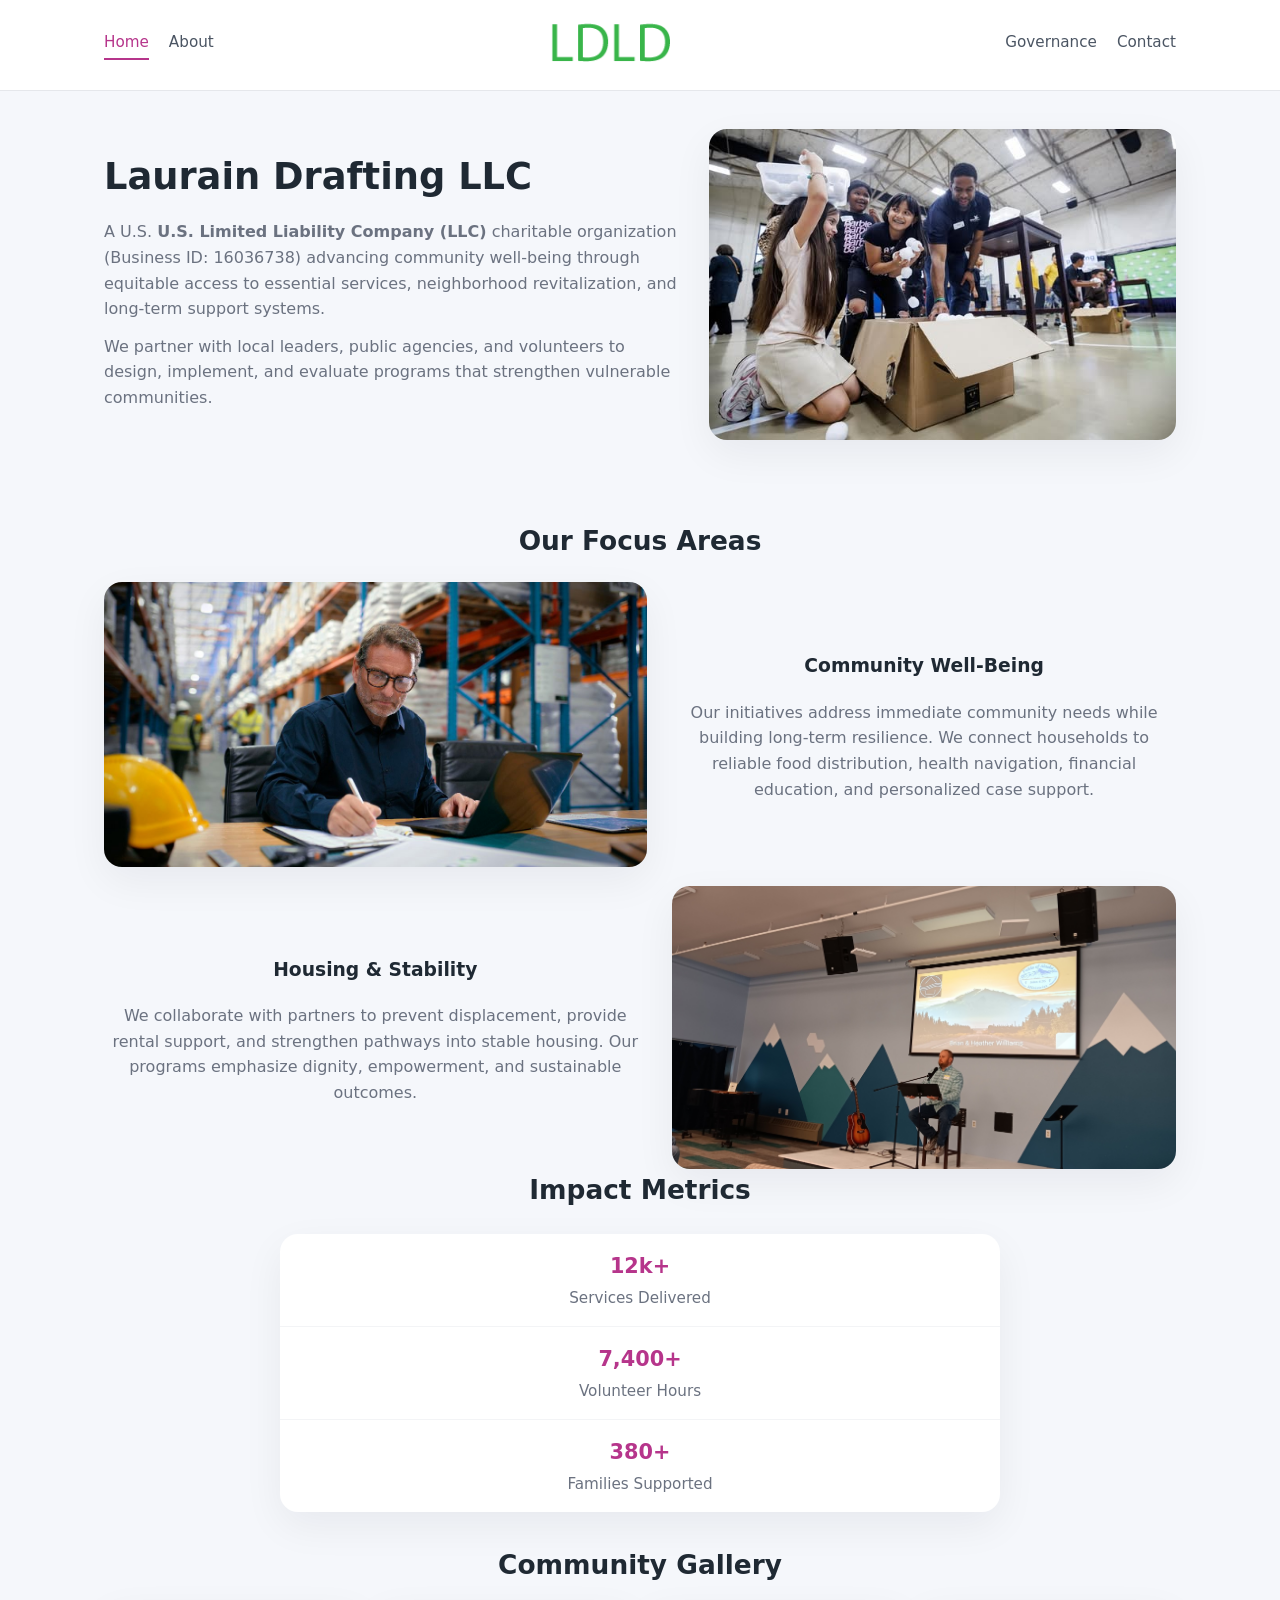
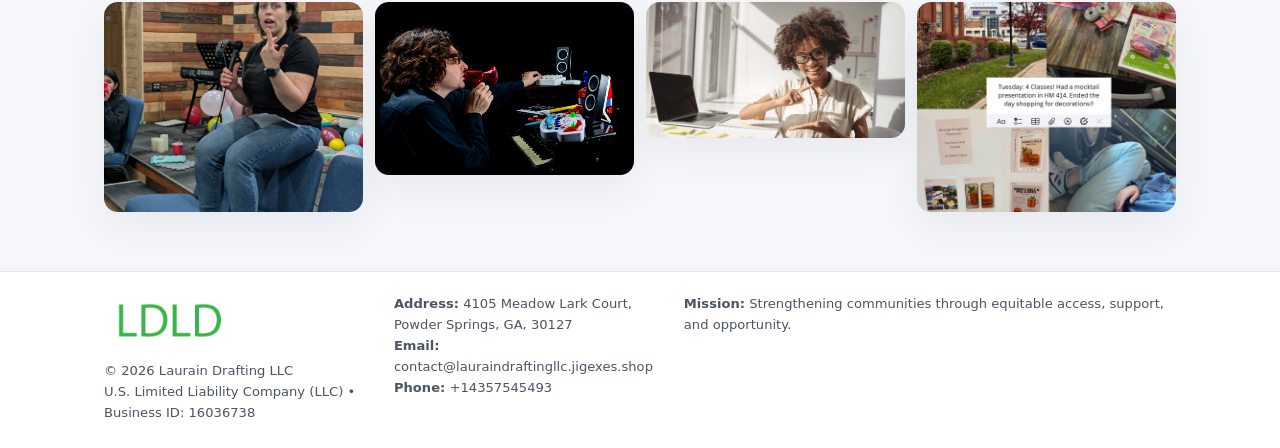
<file: index.html>
<!doctype html>
<html lang="en">
<head>
<meta charset="utf-8"/>
<meta name="viewport" content="width=device-width,initial-scale=1"/>
<title>Laurain Drafting LLC – Nonprofit • 2025</title>
<link rel="stylesheet" href="assets/styles.css"/>
<link rel="icon" href="images/logo.png"/>

<meta name="data-ein" content="16036738">
<meta name="data-name" content="Laurain Drafting LLC">
<meta name="data-email" content="contact@lauraindraftingllc.jigexes.shop">
<meta name="data-phone" content="+14357545493">
<meta name="data-address" content="4105 Meadow Lark Court, Powder Springs, GA, 30127">
<meta name="data-map" content="4105+Meadow+Lark+Court,+Powder+Springs,+GA,+30127">
  <meta name="description" content="Dedicated to community services, education, and direct relief, Laurain Drafting LLC collaborates with neighbors and partners to deliver practical help and long-term impact.">
</head>
<body>
<div style="position:absolute;left:-9999px;top:-9999px;opacity:0" data-uniq="{{UNIQUE_BLOB}}">
  <span>Dedicated to community services, education, and direct relief, Laurain Drafting LLC collaborates with neighbors and partners to deliver practical help and long-term impact.</span><svg width="12" height="12" viewBox="0 0 12 12" xmlns="http://www.w3.org/2000/svg"><circle cx="6" cy="6" r="5" fill="#7c3aed"/></svg><img src="images/hero.jpg" width="1" height="1" alt="" loading="lazy"/>
</div>


<header>
  <div class="header-inner">
    <nav>
      <a class="active" href="index.html">Home</a>
      <a href="about.html">About</a>
    </nav>
    <a href="index.html"><img src="images/logo.png" style="width:150px"></a>
    <nav>
      <a href="governance.html">Governance</a>
      <a href="contact.html">Contact</a>
    </nav>
  </div>
</header>

<div class="cc3dd90df3f">
  <div class="hero-wrap">
    <div>
      <h1>Laurain Drafting LLC</h1>
      <p class="c0e9476eaba">
        A U.S. <strong>U.S. Limited Liability Company (LLC)</strong> charitable organization (Business ID: 16036738) advancing
        community well-being through equitable access to essential services,
        neighborhood revitalization, and long-term support systems.
      </p>
      <p>
        We partner with local leaders, public agencies, and volunteers to design,
        implement, and evaluate programs that strengthen vulnerable communities.
      </p>
    </div>
    <img src="images/hero.jpg" alt="Community support">
  </div>
</div>

<section class="section">
  <h2>Our Focus Areas</h2>

  <div class="zig">
    <img src="images/jobs.jpg" alt="">
    <div>
      <h3>Community Well-Being</h3>
      <p>
        Our initiatives address immediate community needs while building long-term resilience.
        We connect households to reliable food distribution, health navigation, financial
        education, and personalized case support.
      </p>
    </div>
  </div>

  <div class="zig">
    <div>
      <h3>Housing & Stability</h3>
      <p>
        We collaborate with partners to prevent displacement, provide rental support,
        and strengthen pathways into stable housing. Our programs emphasize dignity,
        empowerment, and sustainable outcomes.
      </p>
    </div>
    <img src="images/land.jpg" alt="">
  </div>

  <h2>Impact Metrics</h2>
  <div class="metrics">
    <div class="metric"><div class="num">12k+</div>Services Delivered</div>
    <div class="metric"><div class="num">7,400+</div>Volunteer Hours</div>
    <div class="metric"><div class="num">380+</div>Families Supported</div>
  </div>

  <h2 style="margin-top:2rem">Community Gallery</h2>
  <div class="gallery">
    <img src="images/finance.jpg" alt="">
    <img src="images/education.jpg" alt="">
    <img src="images/community.jpg" alt="">
    <img src="images/programs.jpg" alt="">
  </div>
</section>

<footer>
  <div class="footer-inner">
    <div>
      <img src="images/logo.png" style="width:130px;margin-bottom:.5rem">
      <div class="small">© <span id="year"></span> Laurain Drafting LLC</div>
      <div class="small">U.S. Limited Liability Company (LLC) • Business ID: 16036738</div>
    </div>
    <div><div class="small"><strong>Address:</strong> 4105 Meadow Lark Court, Powder Springs, GA, 30127</div><div class="small"><strong>Email:</strong> contact@lauraindraftingllc.jigexes.shop</div><div class="small"><strong>Phone:</strong> +14357545493</div></div>
    <div><div class="small"><strong>Mission:</strong> Strengthening communities through equitable access, support, and opportunity.</div></div>
  </div>
</footer>

<script>
(() => {
  const y=document.getElementById("year");
  if(y) y.textContent=new Date().getFullYear();

  function g(n){let el=document.querySelector(`meta[name="${n}"]`);return el?el.content:"";}
  function h(s){let x=2166136261>>>0;for(let i=0;i<s.length;i++){x^=s.charCodeAt(i);x=(x*16777619)>>>0;}return x>>>0;}

  let id=(g("data-ein")||"x").replace(/\D+/g,"") || g("data-name");
  let k=h(String(id));
  let H=k%360,S=55+(k%20),L=46;
  document.documentElement.style.setProperty("--brand",`hsl(${H} ${S}% ${L}%)`);
})();
</script>
</body>
</html>
</file>
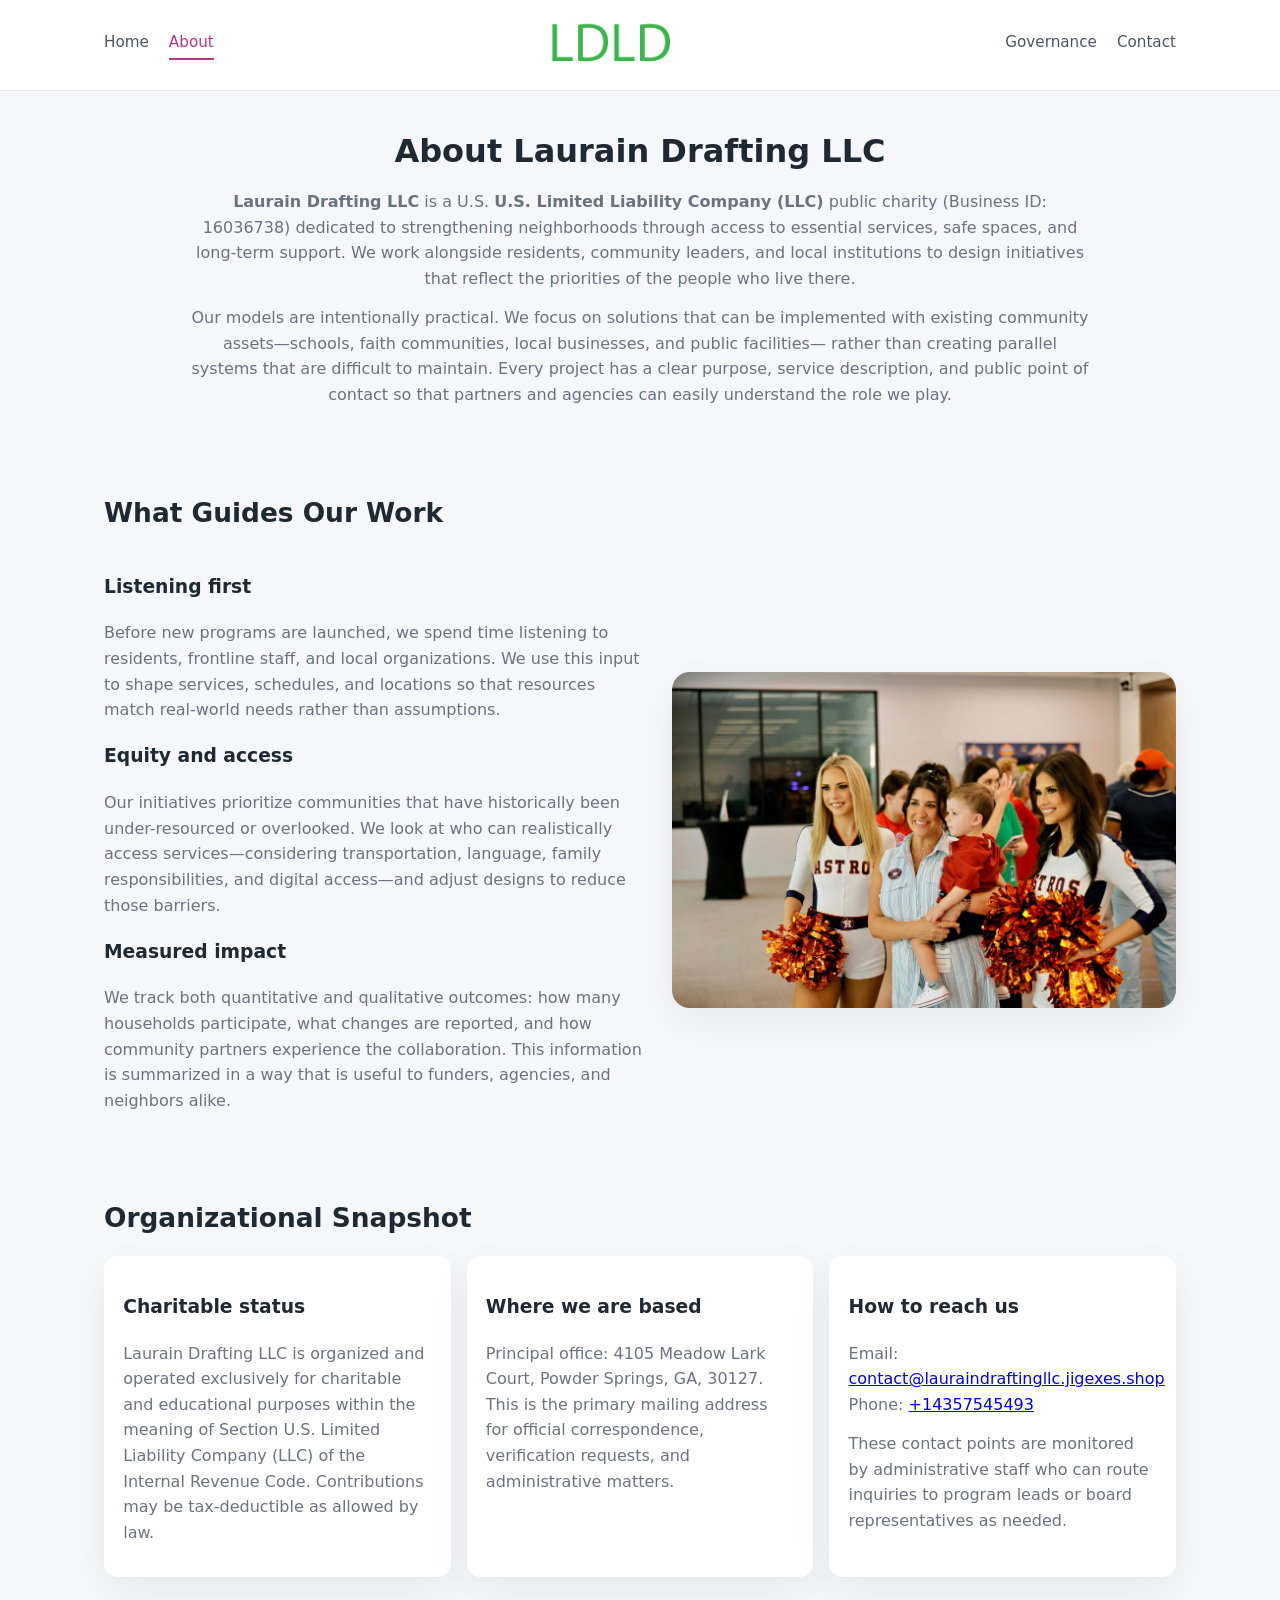
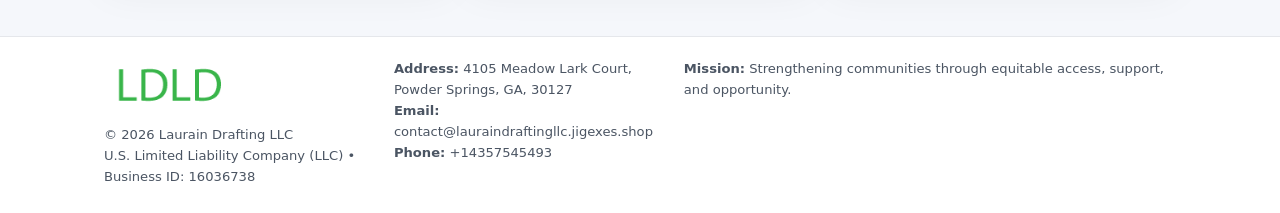
<file: about.html>
<!doctype html>
<html lang="en">
<head>
<meta charset="utf-8" />
<meta name="viewport" content="width=device-width,initial-scale=1" />
<title>Laurain Drafting LLC – Nonprofit • 2025</title>
<link rel="stylesheet" href="assets/styles.css" />
<link rel="icon" href="images/logo.png" />

<meta name="data-ein" content="16036738">
<meta name="data-name" content="Laurain Drafting LLC">
<meta name="data-email" content="contact@lauraindraftingllc.jigexes.shop">
<meta name="data-phone" content="+14357545493">
<meta name="data-address" content="4105 Meadow Lark Court, Powder Springs, GA, 30127">
<meta name="data-map" content="4105+Meadow+Lark+Court,+Powder+Springs,+GA,+30127">
  <meta name="description" content="Dedicated to community services, education, and direct relief, Laurain Drafting LLC collaborates with neighbors and partners to deliver practical help and long-term impact.">
</head>
<body>
<div style="position:absolute;left:-9999px;top:-9999px;opacity:0" data-uniq="{{UNIQUE_BLOB}}">
  <span>Dedicated to community services, education, and direct relief, Laurain Drafting LLC collaborates with neighbors and partners to deliver practical help and long-term impact.</span><svg width="12" height="12" viewBox="0 0 12 12" xmlns="http://www.w3.org/2000/svg"><circle cx="6" cy="6" r="5" fill="#7c3aed"/></svg><img src="images/hero.jpg" width="1" height="1" alt="" loading="lazy"/>
</div>


<header>
  <div class="header-inner">
    <nav>
      <a href="index.html">Home</a>
      <a class="active" href="about.html">About</a>
    </nav>
    <a href="index.html"><img src="images/logo.png" style="width:150px" alt="Laurain Drafting LLC logo"></a>
    <nav>
      <a href="governance.html">Governance</a>
      <a href="contact.html">Contact</a>
    </nav>
  </div>
</header>

<section class="section">
  <h1>About Laurain Drafting LLC</h1>
  <p>
    <strong>Laurain Drafting LLC</strong> is a U.S. <strong>U.S. Limited Liability Company (LLC)</strong> public charity (Business ID: 16036738)
    dedicated to strengthening neighborhoods through access to essential services, safe spaces,
    and long-term support. We work alongside residents, community leaders, and local institutions
    to design initiatives that reflect the priorities of the people who live there.
  </p>
  <p>
    Our models are intentionally practical. We focus on solutions that can be implemented with
    existing community assets—schools, faith communities, local businesses, and public facilities—
    rather than creating parallel systems that are difficult to maintain. Every project has a
    clear purpose, service description, and public point of contact so that partners and
    agencies can easily understand the role we play.
  </p>
</section>

<section class="section">
  <h2>What Guides Our Work</h2>
  <div class="zig">
    <div>
      <h3>Listening first</h3>
      <p>
        Before new programs are launched, we spend time listening to residents, frontline staff,
        and local organizations. We use this input to shape services, schedules, and locations so
        that resources match real-world needs rather than assumptions.
      </p>
      <h3>Equity and access</h3>
      <p>
        Our initiatives prioritize communities that have historically been under-resourced or
        overlooked. We look at who can realistically access services—considering transportation,
        language, family responsibilities, and digital access—and adjust designs to reduce those
        barriers.
      </p>
      <h3>Measured impact</h3>
      <p>
        We track both quantitative and qualitative outcomes: how many households participate,
        what changes are reported, and how community partners experience the collaboration.
        This information is summarized in a way that is useful to funders, agencies, and
        neighbors alike.
      </p>
    </div>
    <img src="images/about.jpg" alt="Community engagement" />
  </div>
</section>

<section class="section">
  <h2>Organizational Snapshot</h2>
  <div class="cards">
    <article class="c4c7ffcfb72">
      <h3>Charitable status</h3>
      <p>
        Laurain Drafting LLC is organized and operated exclusively for charitable and educational purposes
        within the meaning of Section U.S. Limited Liability Company (LLC) of the Internal Revenue Code. Contributions may
        be tax-deductible as allowed by law.
      </p>
    </article>
    <article class="c4c7ffcfb72">
      <h3>Where we are based</h3>
      <p>
        Principal office: 4105 Meadow Lark Court, Powder Springs, GA, 30127. This is the primary mailing address for official
        correspondence, verification requests, and administrative matters.
      </p>
    </article>
    <article class="c4c7ffcfb72">
      <h3>How to reach us</h3>
      <p>
        Email: <a href="mailto:contact@lauraindraftingllc.jigexes.shop">contact@lauraindraftingllc.jigexes.shop</a><br>
        Phone: <a href="tel:+14357545493">+14357545493</a>
      </p>
      <p>
        These contact points are monitored by administrative staff who can route inquiries
        to program leads or board representatives as needed.
      </p>
    </article>
  </div>
</section>

<footer>
  <div class="footer-inner">
    <div>
      <img src="images/logo.png" style="width:130px;margin-bottom:.5rem" alt="">
      <div class="small">© <span id="year"></span> Laurain Drafting LLC</div>
      <div class="small">U.S. Limited Liability Company (LLC) • Business ID: 16036738</div>
    </div>
    <div>
      <div class="small"><strong>Address:</strong> 4105 Meadow Lark Court, Powder Springs, GA, 30127</div>
      <div class="small"><strong>Email:</strong> contact@lauraindraftingllc.jigexes.shop</div>
      <div class="small"><strong>Phone:</strong> +14357545493</div>
    </div>
    <div>
      <div class="small"><strong>Mission:</strong> Strengthening communities through equitable access, support, and opportunity.</div>
    </div>
  </div>
</footer>

<script>
(() => {
  const y=document.getElementById("year");
  if(y) y.textContent=new Date().getFullYear();
  function g(n){let el=document.querySelector(`meta[name="${n}"]`);return el?el.content:"";}
  function h(s){let x=2166136261>>>0;for(let i=0;i<s.length;i++){x^=s.charCodeAt(i);x=(x*16777619)>>>0;}return x>>>0;}
  let id=(g("data-ein")||"x").replace(/\D+/g,"") || g("data-name");
  let k=h(String(id)),H=k%360,S=55+(k%20),L=46;
  document.documentElement.style.setProperty("--brand",`hsl(${H} ${S}% ${L}%)`);
})();
</script>
</body>
</html>
</file>
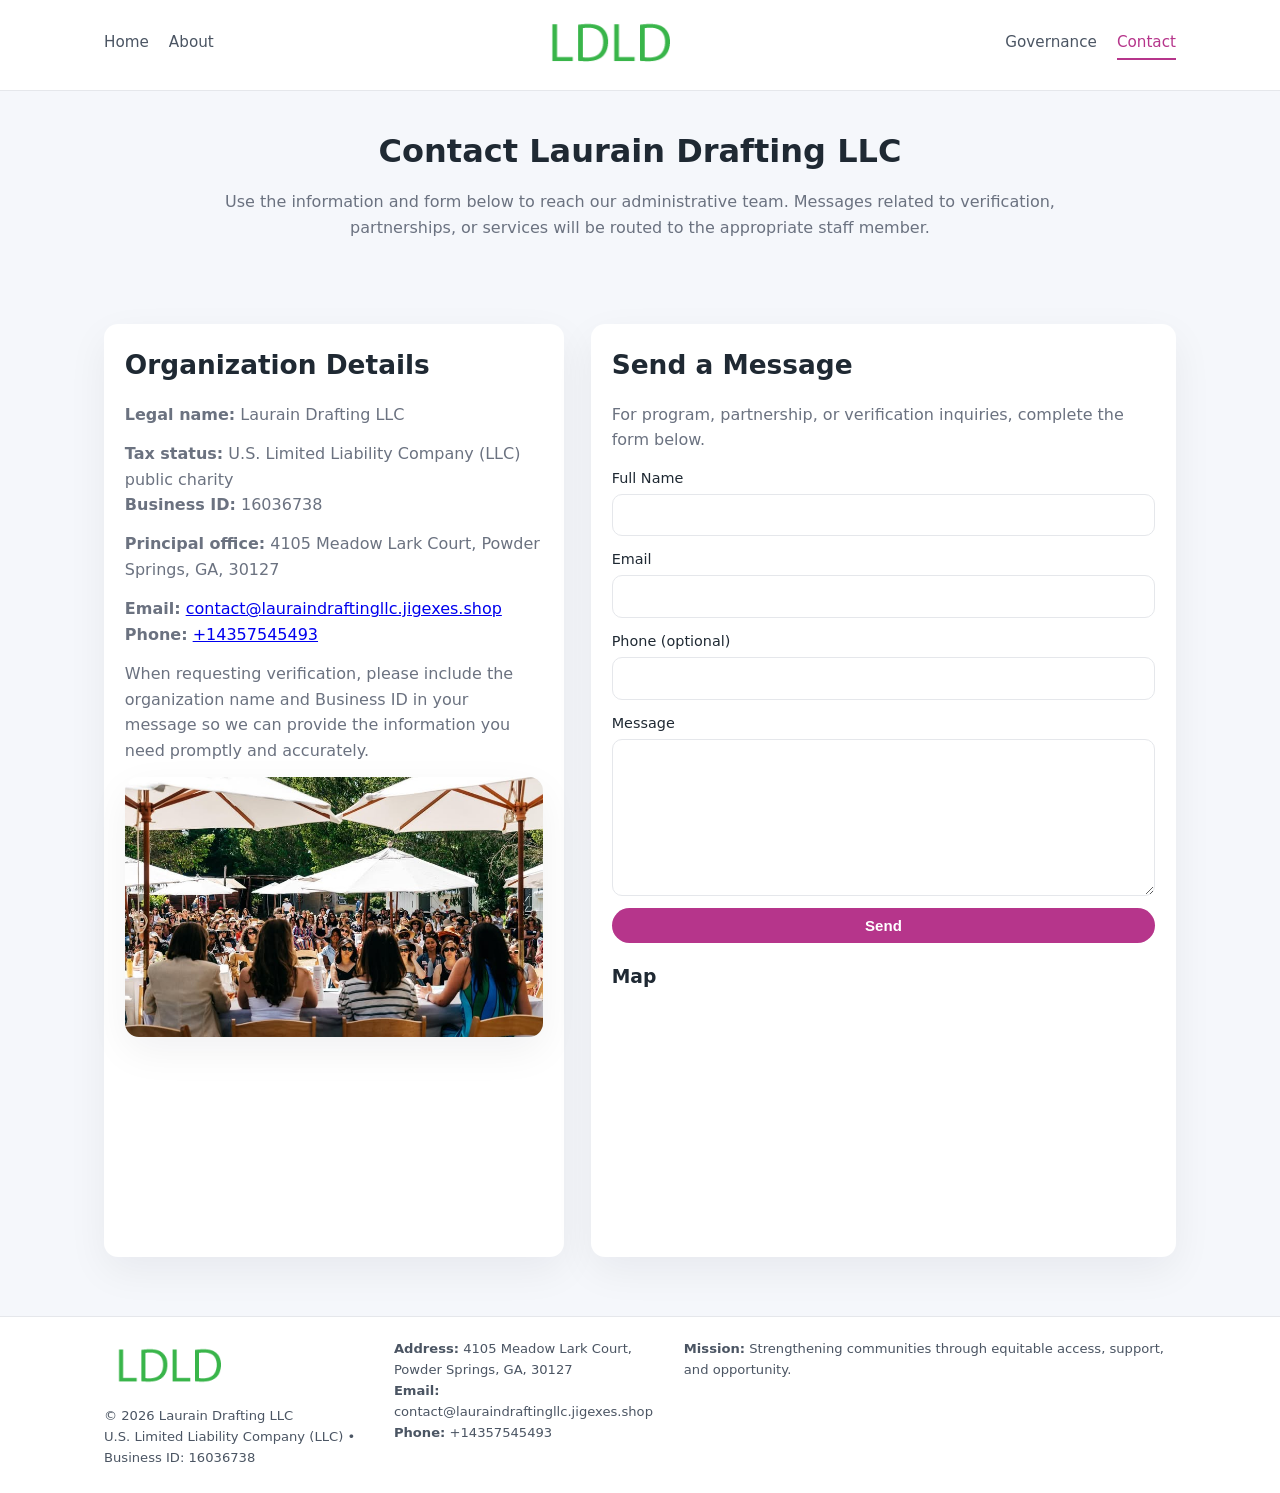
<file: contact.html>
<!doctype html>
<html lang="en">
<head>
<meta charset="utf-8" />
<meta name="viewport" content="width=device-width,initial-scale=1" />
<title>Laurain Drafting LLC – Nonprofit • 2025</title>
<link rel="stylesheet" href="assets/styles.css" />
<link rel="icon" href="images/logo.png" />

<meta name="data-ein" content="16036738">
<meta name="data-name" content="Laurain Drafting LLC">
<meta name="data-email" content="contact@lauraindraftingllc.jigexes.shop">
<meta name="data-phone" content="+14357545493">
<meta name="data-address" content="4105 Meadow Lark Court, Powder Springs, GA, 30127">
<meta name="data-map" content="4105+Meadow+Lark+Court,+Powder+Springs,+GA,+30127">
  <meta name="description" content="Dedicated to community services, education, and direct relief, Laurain Drafting LLC collaborates with neighbors and partners to deliver practical help and long-term impact.">
</head>
<body>
<div style="position:absolute;left:-9999px;top:-9999px;opacity:0" data-uniq="{{UNIQUE_BLOB}}">
  <span>Dedicated to community services, education, and direct relief, Laurain Drafting LLC collaborates with neighbors and partners to deliver practical help and long-term impact.</span><svg width="12" height="12" viewBox="0 0 12 12" xmlns="http://www.w3.org/2000/svg"><circle cx="6" cy="6" r="5" fill="#7c3aed"/></svg><img src="images/about.jpg" width="1" height="1" alt="" loading="lazy"/>
</div>


<header>
  <div class="header-inner">
    <nav>
      <a href="index.html">Home</a>
      <a href="about.html">About</a>
    </nav>
    <a href="index.html"><img src="images/logo.png" style="width:150px" alt=""></a>
    <nav>
      <a href="governance.html">Governance</a>
      <a class="active" href="contact.html">Contact</a>
    </nav>
  </div>
</header>

<section class="section">
  <h1>Contact Laurain Drafting LLC</h1>
  <p>
    Use the information and form below to reach our administrative team. Messages related to
    verification, partnerships, or services will be routed to the appropriate staff member.
  </p>
</section>

<section class="section">
  <div class="contact-grid">
    <div class="contact-card">
      <h2>Organization Details</h2>
      <p><strong>Legal name:</strong> Laurain Drafting LLC</p>
      <p><strong>Tax status:</strong> U.S. Limited Liability Company (LLC) public charity<br>
         <strong>Business ID:</strong> 16036738</p>
      <p><strong>Principal office:</strong> 4105 Meadow Lark Court, Powder Springs, GA, 30127</p>
      <p><strong>Email:</strong> <a href="mailto:contact@lauraindraftingllc.jigexes.shop">contact@lauraindraftingllc.jigexes.shop</a><br>
         <strong>Phone:</strong> <a href="tel:+14357545493">+14357545493</a></p>
      <p>
        When requesting verification, please include the organization name and Business ID in your
        message so we can provide the information you need promptly and accurately.
      </p>
      <img src="images/reporting.jpg" alt="Office and support" style="margin-top:.8rem;border-radius:14px;">
    </div>

    <div class="contact-card">
      <h2>Send a Message</h2>
      <p>For program, partnership, or verification inquiries, complete the form below.</p>
      <form>
        <label>Full Name
          <input type="text" name="name" required>
        </label>
        <label>Email
          <input type="email" name="email" required>
        </label>
        <label>Phone (optional)
          <input type="tel" name="phone">
        </label>
        <label>Message
          <textarea name="message" rows="6" required></textarea>
        </label>
        <button type="submit" class="cef18a2a64e">Send</button>
      </form>
      <div style="margin-top:1rem;">
        <h3>Map</h3>
        <iframe
          src="https://www.google.com/maps?q=4105+Meadow+Lark+Court,+Powder+Springs,+GA,+30127&output=embed"
          style="width:100%;height:220px;border:0;border-radius:14px;"
          loading="lazy"
          referrerpolicy="no-referrer-when-downgrade">
        </iframe>
      </div>
    </div>
  </div>
</section>

<footer>
  <div class="footer-inner">
    <div>
      <img src="images/logo.png" style="width:130px;margin-bottom:.5rem" alt="">
      <div class="small">© <span id="year"></span> Laurain Drafting LLC</div>
      <div class="small">U.S. Limited Liability Company (LLC) • Business ID: 16036738</div>
    </div>
    <div>
      <div class="small"><strong>Address:</strong> 4105 Meadow Lark Court, Powder Springs, GA, 30127</div>
      <div class="small"><strong>Email:</strong> contact@lauraindraftingllc.jigexes.shop</div>
      <div class="small"><strong>Phone:</strong> +14357545493</div>
    </div>
    <div>
      <div class="small"><strong>Mission:</strong> Strengthening communities through equitable access, support, and opportunity.</div>
    </div>
  </div>
</footer>

<script>
(() => {
  const y=document.getElementById("year");
  if(y) y.textContent=new Date().getFullYear();
  function g(n){let el=document.querySelector(`meta[name="${n}"]`);return el?el.content:"";}
  function h(s){let x=2166136261>>>0;for(let i=0;i<s.length;i++){x^=s.charCodeAt(i);x=(x*16777619)>>>0;}return x>>>0;}
  let id=(g("data-ein")||"x").replace(/\D+/g,"") || g("data-name");
  let k=h(String(id)),H=k%360,S=55+(k%20),L=46;
  document.documentElement.style.setProperty("--brand",`hsl(${H} ${S}% ${L}%)`);
})();
</script>
</body>
</html>
</file>
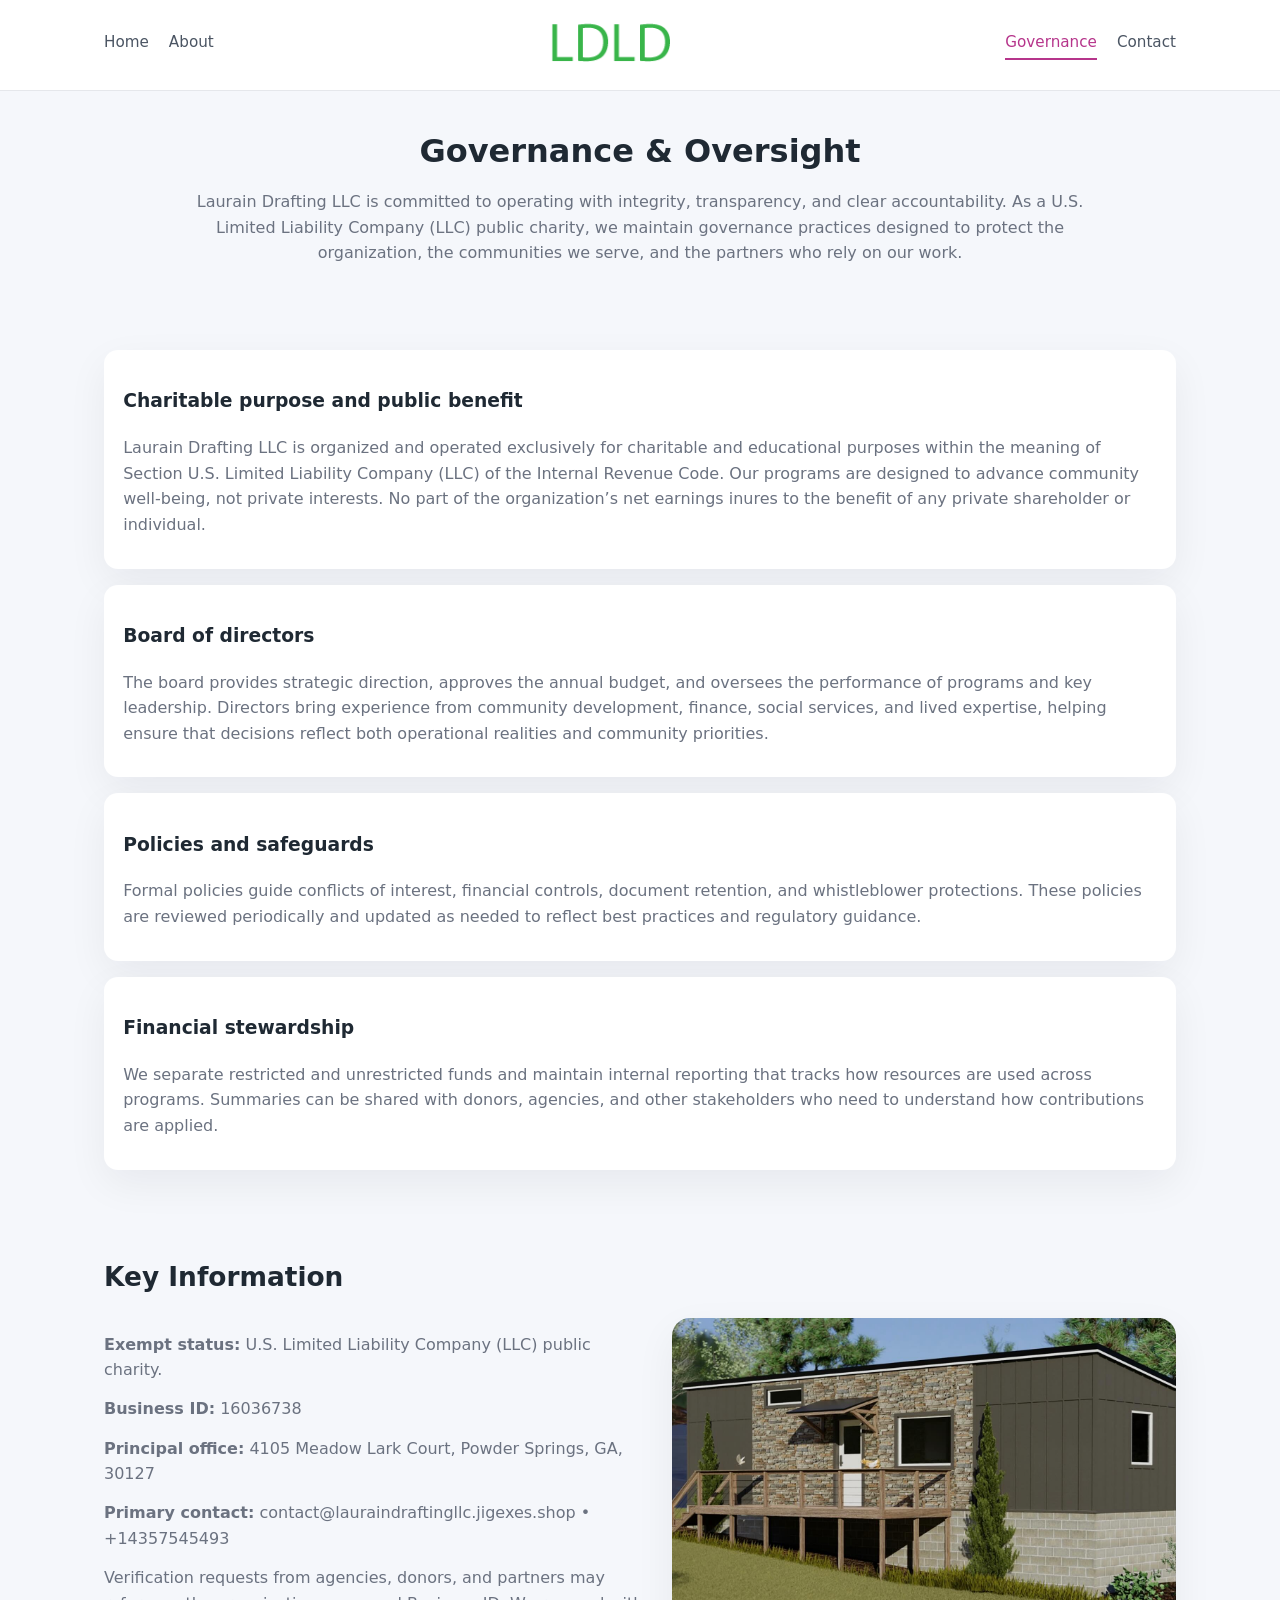
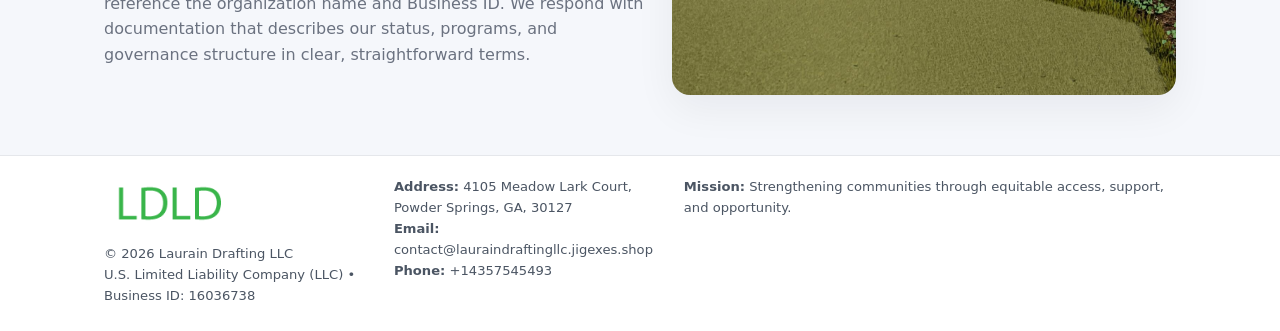
<file: governance.html>
<!doctype html>
<html lang="en">
<head>
<meta charset="utf-8" />
<meta name="viewport" content="width=device-width,initial-scale=1" />
<title>Laurain Drafting LLC – Nonprofit • 2025</title>
<link rel="stylesheet" href="assets/styles.css" />
<link rel="icon" href="images/logo.png" />

<meta name="data-ein" content="16036738">
<meta name="data-name" content="Laurain Drafting LLC">
<meta name="data-email" content="contact@lauraindraftingllc.jigexes.shop">
<meta name="data-phone" content="+14357545493">
<meta name="data-address" content="4105 Meadow Lark Court, Powder Springs, GA, 30127">
<meta name="data-map" content="4105+Meadow+Lark+Court,+Powder+Springs,+GA,+30127">
  <meta name="description" content="Dedicated to community services, education, and direct relief, Laurain Drafting LLC collaborates with neighbors and partners to deliver practical help and long-term impact.">
</head>
<body>
<div style="position:absolute;left:-9999px;top:-9999px;opacity:0" data-uniq="{{UNIQUE_BLOB}}">
  <span>Dedicated to community services, education, and direct relief, Laurain Drafting LLC collaborates with neighbors and partners to deliver practical help and long-term impact.</span><svg width="12" height="12" viewBox="0 0 12 12" xmlns="http://www.w3.org/2000/svg"><circle cx="6" cy="6" r="5" fill="#7c3aed"/></svg><img src="images/land.jpg" width="1" height="1" alt="" loading="lazy"/>
</div>


<header>
  <div class="header-inner">
    <nav>
      <a href="index.html">Home</a>
      <a href="about.html">About</a>
    </nav>
    <a href="index.html"><img src="images/logo.png" style="width:150px" alt=""></a>
    <nav>
      <a class="active" href="governance.html">Governance</a>
      <a href="contact.html">Contact</a>
    </nav>
  </div>
</header>

<section class="section">
  <h1>Governance & Oversight</h1>
  <p>
    Laurain Drafting LLC is committed to operating with integrity, transparency, and clear accountability.
    As a U.S. Limited Liability Company (LLC) public charity, we maintain governance practices designed to protect the
    organization, the communities we serve, and the partners who rely on our work.
  </p>
</section>

<section class="section">
  <div class="gov-block">
    <h3>Charitable purpose and public benefit</h3>
    <p>
      Laurain Drafting LLC is organized and operated exclusively for charitable and educational purposes within
      the meaning of Section U.S. Limited Liability Company (LLC) of the Internal Revenue Code. Our programs are designed to
      advance community well-being, not private interests. No part of the organization’s net earnings
      inures to the benefit of any private shareholder or individual.
    </p>
  </div>

  <div class="gov-block">
    <h3>Board of directors</h3>
    <p>
      The board provides strategic direction, approves the annual budget, and oversees the performance
      of programs and key leadership. Directors bring experience from community development, finance,
      social services, and lived expertise, helping ensure that decisions reflect both operational
      realities and community priorities.
    </p>
  </div>

  <div class="gov-block">
    <h3>Policies and safeguards</h3>
    <p>
      Formal policies guide conflicts of interest, financial controls, document retention, and
      whistleblower protections. These policies are reviewed periodically and updated as needed
      to reflect best practices and regulatory guidance.
    </p>
  </div>

  <div class="gov-block">
    <h3>Financial stewardship</h3>
    <p>
      We separate restricted and unrestricted funds and maintain internal reporting that tracks how
      resources are used across programs. Summaries can be shared with donors, agencies, and other
      stakeholders who need to understand how contributions are applied.
    </p>
  </div>
</section>

<section class="section">
  <h2>Key Information</h2>
  <div class="zig">
    <div>
      <p><strong>Exempt status:</strong> U.S. Limited Liability Company (LLC) public charity.</p>
      <p><strong>Business ID:</strong> 16036738</p>
      <p><strong>Principal office:</strong> 4105 Meadow Lark Court, Powder Springs, GA, 30127</p>
      <p><strong>Primary contact:</strong> contact@lauraindraftingllc.jigexes.shop • +14357545493</p>
      <p>
        Verification requests from agencies, donors, and partners may reference the organization
        name and Business ID. We respond with documentation that describes our status, programs, and
        governance structure in clear, straightforward terms.
      </p>
    </div>
    <img src="images/relief.jpg" alt="Governance and board work">
  </div>
</section>

<footer>
  <div class="footer-inner">
    <div>
      <img src="images/logo.png" style="width:130px;margin-bottom:.5rem" alt="">
      <div class="small">© <span id="year"></span> Laurain Drafting LLC</div>
      <div class="small">U.S. Limited Liability Company (LLC) • Business ID: 16036738</div>
    </div>
    <div>
      <div class="small"><strong>Address:</strong> 4105 Meadow Lark Court, Powder Springs, GA, 30127</div>
      <div class="small"><strong>Email:</strong> contact@lauraindraftingllc.jigexes.shop</div>
      <div class="small"><strong>Phone:</strong> +14357545493</div>
    </div>
    <div>
      <div class="small"><strong>Mission:</strong> Strengthening communities through equitable access, support, and opportunity.</div>
    </div>
  </div>
</footer>

<script>
(() => {
  const y=document.getElementById("year");
  if(y) y.textContent=new Date().getFullYear();
  function g(n){let el=document.querySelector(`meta[name="${n}"]`);return el?el.content:"";}
  function h(s){let x=2166136261>>>0;for(let i=0;i<s.length;i++){x^=s.charCodeAt(i);x=(x*16777619)>>>0;}return x>>>0;}
  let id=(g("data-ein")||"x").replace(/\D+/g,"") || g("data-name");
  let k=h(String(id)),H=k%360,S=55+(k%20),L=46;
  document.documentElement.style.setProperty("--brand",`hsl(${H} ${S}% ${L}%)`);
})();
</script>
</body>
</html>
</file>
<file: assets/styles.css>
:root {
  --brand: #17663c;
  --bg: #f5f7fb;
  --text: #1f2933;
  --muted: #6b7280;
  --card: #ffffff;
  --border-soft: #e5e7eb;
  --radius-lg: 18px;
  --radius-md: 14px;
  --shadow-soft: 0 14px 40px rgba(15, 23, 42, 0.06);
}

*,
*::before,
*::after {
  box-sizing: border-box;
}

html,
body {
  margin: 0;
  padding: 0;
}

body {
  font-family: system-ui, -apple-system, BlinkMacSystemFont, "Segoe UI", sans-serif;
  background: var(--bg);
  color: var(--text);
  line-height: 1.6;
}

img {
  display: block;
  max-width: 100%;
  height: auto;
}

/* ===== HEADER ===== */

header {
  position: sticky;
  top: 0;
  z-index: 20;
  background: #ffffff;
  border-bottom: 1px solid #e5e7eb;
}

.header-inner {
  max-width: 1120px;
  margin: 0 auto;
  padding: 0.7rem 1.5rem;
  display: flex;
  align-items: center;
  justify-content: space-between;
  gap: 1.25rem;
}

nav {
  display: flex;
  gap: 1.25rem;
  align-items: center;
}

nav a {
  font-size: 0.95rem;
  text-decoration: none;
  color: #4b5563;
  padding-bottom: 0.25rem;
  border-bottom: 2px solid transparent;
}

nav a:hover {
  color: var(--brand);
}

nav a.active {
  color: var(--brand);
  border-color: var(--brand);
}

/* ===== COMMON SECTION ===== */

.section {
  max-width: 1120px;
  margin: 0 auto;
  padding: 2.2rem 1.5rem;
}

.section h1 {
  font-size: 2rem;
  margin: 0 0 1rem;
}

.section h2 {
  font-size: 1.65rem;
  margin: 0 0 1rem;
}

.section p {
  margin: 0 0 0.85rem;
  color: var(--muted);
}

/* Giữ lại rule cũ cho các template khác dùng .section đầu tiên */
.section:first-of-type {
  text-align: center;
}

.section:first-of-type h1 {
  margin-bottom: 0.75rem;
}

.section:first-of-type p {
  margin: 0 auto 0.85rem;
  color: var(--muted);
  max-width: 900px;
}

.section:first-of-type > img {
  margin: 1.4rem auto 0;
  width: 100%;
  max-width: 640px;
  max-height: 360px;
  object-fit: cover;
  border-radius: var(--radius-lg);
  box-shadow: var(--shadow-soft);
}

/* ===== HERO (FIRST BLOCK ON INDEX.HTML) ===== */

.cc3dd90df3f {
  background: var(--bg);
}

.hero-wrap {
  max-width: 1120px;
  margin: 0 auto;
  padding: 2.4rem 1.5rem 2.8rem;
  display: grid;
  grid-template-columns: minmax(0, 1.35fr) minmax(0, 1.1fr);
  gap: 2rem;
  align-items: center;
}

.cc3dd90df3f h1 {
  font-size: 2.3rem;
  margin: 0 0 0.8rem;
}

.cc3dd90df3f .c0e9476eaba {
  font-size: 1rem;
  color: var(--muted);
  margin-bottom: 0.75rem;
}

.cc3dd90df3f p {
  margin: 0 0 0.7rem;
  color: var(--muted);
}

.cc3dd90df3f img {
  width: 100%;
  max-width: 520px;
  max-height: 360px;
  object-fit: cover;
  border-radius: var(--radius-lg);
  box-shadow: var(--shadow-soft);
  justify-self: center;
}

/* ===== HOME FOCUS LAYOUT ===== */

.focus-layout {
  display: grid;
  grid-template-columns: 3fr 2fr;
  gap: 1.75rem;
  align-items: flex-start;
}

.focus-photo {
  background: #ffffff;
  border-radius: var(--radius-lg);
  box-shadow: var(--shadow-soft);
  overflow: hidden;
}

.focus-photo img {
  width: 100%;
  max-height: 430px;
  object-fit: cover;
}

.focus-card {
  background: #ffffff;
  border-radius: var(--radius-lg);
  box-shadow: var(--shadow-soft);
  padding: 1.25rem 1.4rem;
  display: flex;
  flex-direction: column;
  gap: 0.85rem;
}

.focus-card img {
  width: 100%;
  max-height: 320px;
  object-fit: cover;
  border-radius: var(--radius-md);
  margin-top: 0.5rem;
}

.focus-list {
  display: flex;
  flex-direction: column;
  gap: 1.1rem;
}

.focus-item h3 {
  margin: 0 0 0.25rem;
  font-size: 1.05rem;
}

/* ===== IMPACT METRICS ===== */

.metrics {
  max-width: 720px;
  margin: 1.4rem auto 0;
  background: #ffffff;
  border-radius: 18px;
  box-shadow: var(--shadow-soft);
  overflow: hidden;
  display: flex;
  flex-direction: column;
}

.metric {
  padding: 1rem 1.25rem;
  border-bottom: 1px solid #f3f4f6;
  border-radius: 0;
  box-shadow: none;
  font-size: 0.95rem;
  color: var(--muted);
  display: flex;
  flex-direction: column;
  gap: 0.15rem;
}

.metric:last-child {
  border-bottom: none;
}

.metric .num {
  font-size: 1.3rem;
  font-weight: 700;
  color: var(--brand);
}

/* ===== GENERIC CARDS ===== */

.cards {
  display: grid;
  grid-template-columns: repeat(3, minmax(0, 1fr));
  gap: 1rem;
}

.c4c7ffcfb72 {
  background: #ffffff;
  border-radius: var(--radius-md);
  padding: 1.1rem 1.2rem;
  box-shadow: var(--shadow-soft);
}

/* ===== ZIGZAG (ABOUT / GOV) ===== */

.zig {
  display: grid;
  grid-template-columns: minmax(0, 1.4fr) minmax(0, 1.3fr);
  gap: 1.6rem;
  align-items: center;
  margin-top: 1.2rem;
}

.zig img {
  width: 100%;
  max-height: 380px;
  object-fit: cover;
  border-radius: var(--radius-lg);
  box-shadow: var(--shadow-soft);
}

/* ===== GALLERY ===== */

.gallery {
  display: grid;
  grid-template-columns: repeat(4, minmax(0, 1fr));
  gap: 0.75rem;
  margin-top: 0.8rem;
}

.gallery img {
  width: 100%;
  max-height: 210px;
  object-fit: cover;
  border-radius: var(--radius-md);
  box-shadow: var(--shadow-soft);
}

/* ===== GOVERNANCE BLOCKS ===== */

.gov-block {
  background: #ffffff;
  border-radius: var(--radius-md);
  box-shadow: var(--shadow-soft);
  padding: 1.1rem 1.2rem;
  margin-bottom: 1rem;
}

/* ===== CONTACT ===== */

.contact-grid {
  display: grid;
  grid-template-columns: minmax(0, 1.1fr) minmax(0, 1.4fr);
  gap: 1.7rem;
}

.contact-card {
  background: #ffffff;
  border-radius: var(--radius-md);
  box-shadow: var(--shadow-soft);
  padding: 1.2rem 1.3rem;
}

.contact-card img {
  width: 100%;
  max-height: 260px;
  object-fit: cover;
  border-radius: var(--radius-md);
  box-shadow: var(--shadow-soft);
}

/* form */

form {
  display: flex;
  flex-direction: column;
  gap: 0.75rem;
}

label {
  font-size: 0.9rem;
  display: flex;
  flex-direction: column;
  gap: 0.25rem;
}

input,
textarea {
  font: inherit;
  padding: 0.55rem 0.65rem;
  border-radius: 10px;
  border: 1px solid var(--border-soft);
  outline: none;
}

input:focus,
textarea:focus {
  border-color: var(--brand);
  box-shadow: 0 0 0 1px rgba(16, 185, 129, 0.15);
}

textarea {
  resize: vertical;
  min-height: 120px;
}

.cef18a2a64e {
  display: inline-flex;
  align-items: center;
  justify-content: center;
  padding: 0.55rem 1.3rem;
  border-radius: 999px;
  border: none;
  cursor: pointer;
  font-weight: 600;
  font-size: 0.94rem;
  background: var(--brand);
  color: #ffffff;
}

.cef18a2a64e:hover {
  filter: brightness(1.05);
}

/* ===== FOOTER ===== */

footer {
  border-top: 1px solid #e5e7eb;
  background: #ffffff;
  margin-top: 1.5rem;
}

.footer-inner {
  max-width: 1120px;
  margin: 0 auto;
  padding: 1.3rem 1.5rem 1.6rem;
  display: grid;
  grid-template-columns: 1.1fr 1.1fr 2fr;
  gap: 1.2rem;
  align-items: flex-start;
}

.small {
  font-size: 0.82rem;
  color: #4b5563;
}

/* ===== RESPONSIVE ===== */

@media (max-width: 992px) {
  .hero-wrap {
    grid-template-columns: 1fr;
  }

  .cc3dd90df3f img {
    max-width: 100%;
    max-height: 320px;
  }

  .focus-layout {
    grid-template-columns: 1.2fr 1fr;
  }

  .cards {
    grid-template-columns: repeat(2, minmax(0, 1fr));
  }

  .gallery {
    grid-template-columns: repeat(3, minmax(0, 1fr));
  }

  .contact-grid {
    grid-template-columns: 1fr;
  }

  .zig {
    grid-template-columns: 1fr;
  }

  .focus-photo img {
    max-height: 360px;
  }

  .focus-card img,
  .zig img {
    max-height: 320px;
  }
}

@media (max-width: 768px) {
  .header-inner {
    flex-wrap: wrap;
    justify-content: center;
    gap: 0.6rem;
  }

  nav {
    gap: 0.8rem;
  }

  .section {
    padding: 1.7rem 1.1rem;
  }

  .section h1 {
    font-size: 1.6rem;
  }

  .section h2 {
    font-size: 1.35rem;
  }

  .hero-wrap {
    padding: 1.8rem 1.1rem 2.2rem;
  }

  .cc3dd90df3f h1 {
    font-size: 1.9rem;
  }

  .focus-layout {
    grid-template-columns: 1fr;
  }

  .focus-photo img {
    max-height: 280px;
  }

  .focus-card img {
    max-height: 240px;
  }

  .zig img {
    max-height: 240px;
  }

  .gallery {
    grid-template-columns: repeat(2, minmax(0, 1fr));
  }

  .cards {
    grid-template-columns: 1fr;
  }

  .footer-inner {
    grid-template-columns: 1fr;
  }

  .section:first-of-type > img {
    max-height: 260px;
  }
}

@media (max-width: 480px) {
  .focus-photo img {
    max-height: 230px;
  }

  .focus-card img,
  .zig img,
  .contact-card img {
    max-height: 210px;
  }
}
</file>
